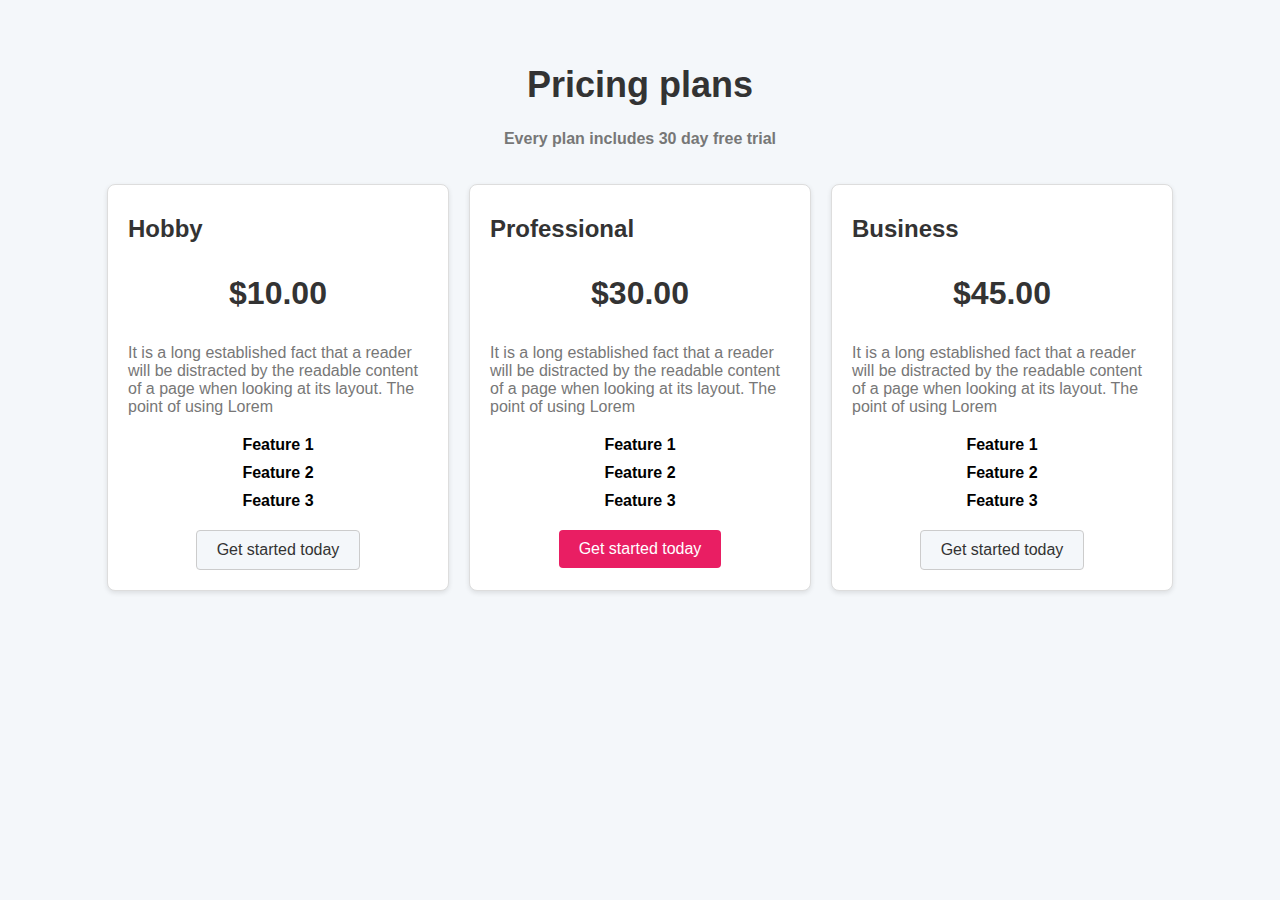
<file: 6.1/index.html>
<!DOCTYPE html>
<html lang="en">
<head>
    <meta charset="UTF-8">
    <meta name="viewport" content="width=device-width, initial-scale=1.0">
    <title>Pricing plan</title>
    <link rel="stylesheet" href="style/style.css">
</head>
<body>
    <div class="container"></div>
        <div class="pricing-header">
            <h1>Pricing plans</h1>
            <p><b>Every plan includes 30 day free trial</b></p>
        </div>

        <div class="pricing-cards">
            <div class="card card-light">
                <h2 class="left-text">Hobby</h2>
                <h3 class="center-text">$10.00</h3>
                <p>It is a long established fact that a reader will be distracted by the readable content of a page when looking at its layout. The point of using Lorem</p>
                <ul class="center-text">
                    <li>Feature 1</li>
                    <li>Feature 2</li>
                    <li>Feature 3</li>
                </ul>
                <div class="center-text">
                    <button>Get started today</button>
                </div>
            </div>

            <div class="card">
                <h2 class="left-text">Professional</h2>
                <h3 class="center-text">$30.00</h3>
                <p>It is a long established fact that a reader will be distracted by the readable content of a page when looking at its layout. The point of using Lorem</p>
                <ul class="center-text">
                    <li>Feature 1</li>
                    <li>Feature 2</li>
                    <li>Feature 3</li>
                </ul>
                <div class="center-text">
                    <button>Get started today</button>
                </div>
            </div>

            <div class="card card-light">
                <h2 class="left-text">Business</h2>
                <h3 class="center-text">$45.00</h3>
                <p>It is a long established fact that a reader will be distracted by the readable content of a page when looking at its layout. The point of using Lorem</p>
                <ul class="center-text">
                    <li>Feature 1</li>
                    <li>Feature 2</li>
                    <li>Feature 3</li>
                </ul>
                <div class="center-text">
                    <button>Get started today</button>
                </div>
            </div>
        </div>
    </div>
</body>
</html>
</file>
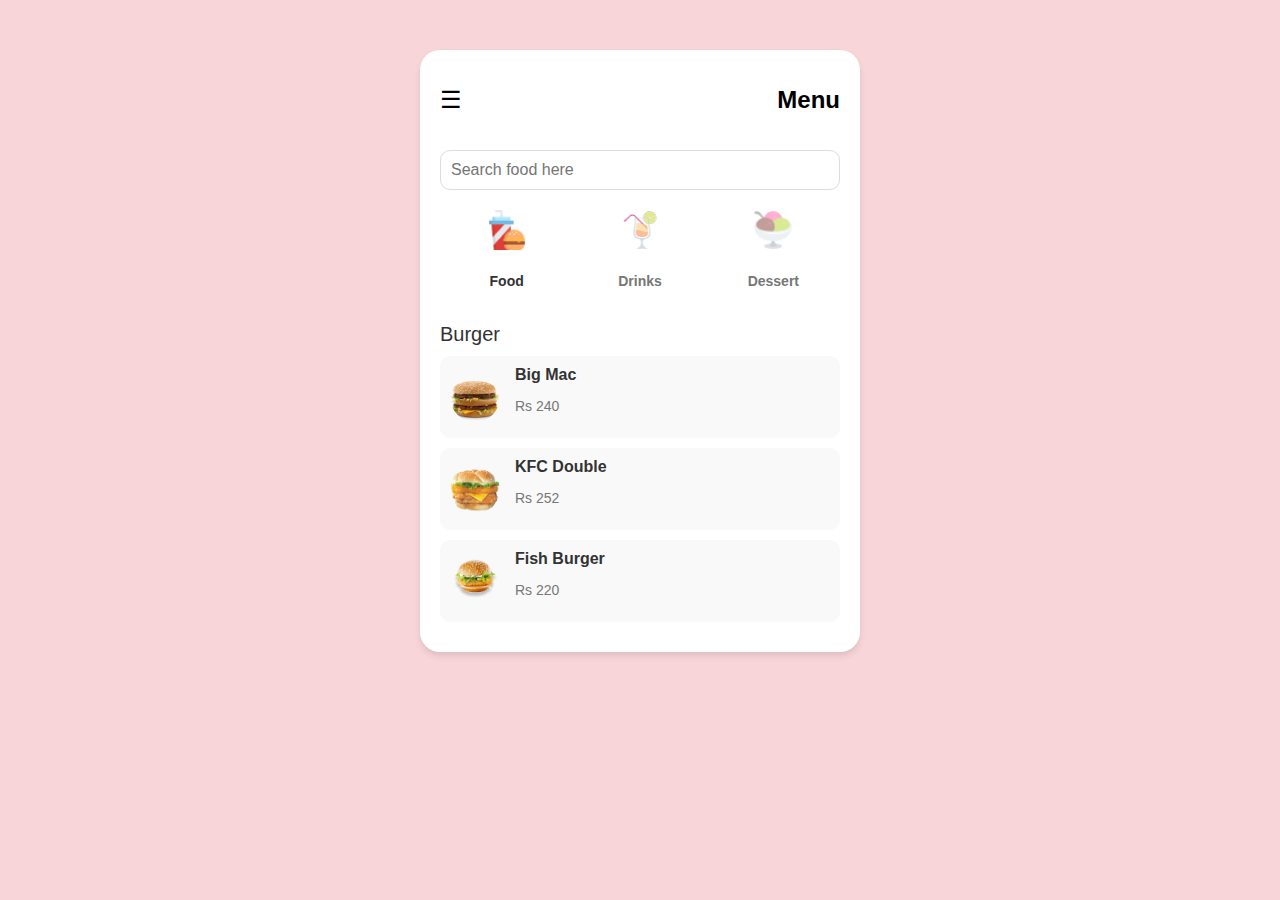
<file: 6.2/index.html>
<!DOCTYPE html>
<html lang="en">
<head>
    <meta charset="UTF-8">
    <meta name="viewport" content="width=device-width, initial-scale=1.0">
    <title>Menu</title>
    <link rel="stylesheet" href="style/style.css">
</head>
<body>
    <div class="container">
        <div class="menu-header">
            <div class="menu-icon">&#9776;</div>
            <h1>Menu</h1>
        </div>
        <div class="search-bar">
            <input type="text" placeholder="Search food here">
        </div>
        <div class="categories">
            <div class="category active">
                <img src="img/food.png" alt="Food Icon">
                <p>Food</p>
            </div>
            <div class="category">
                <img src="img/drinks.png" alt="Drinks Icon">
                <p>Drinks</p>
            </div>
            <div class="category">
                <img src="img/dessert.png" alt="Dessert Icon">
                <p>Dessert</p>
            </div>
        </div>
        <div class="section-title">Burger</div>
        <div class="menu-item">
            <img src="img/b_bigmac.png" alt="Big Mac">
            <div class="item-info">
                <h3>Big Mac</h3>
                <p>Rs 240</p>
            </div>
        </div>
        <div class="menu-item">
            <img src="img/b_kfcdouble.png" alt="KFC Double">
            <div class="item-info">
                <h3>KFC Double</h3>
                <p>Rs 252</p>
            </div>
        </div>
        <div class="menu-item">
            <img src="img/b_fish.png" alt="Fish Burger">
            <div class="item-info">
                <h3>Fish Burger</h3>
                <p>Rs 220</p>
            </div>
        </div>
    </div>
</body>
</html>
</file>
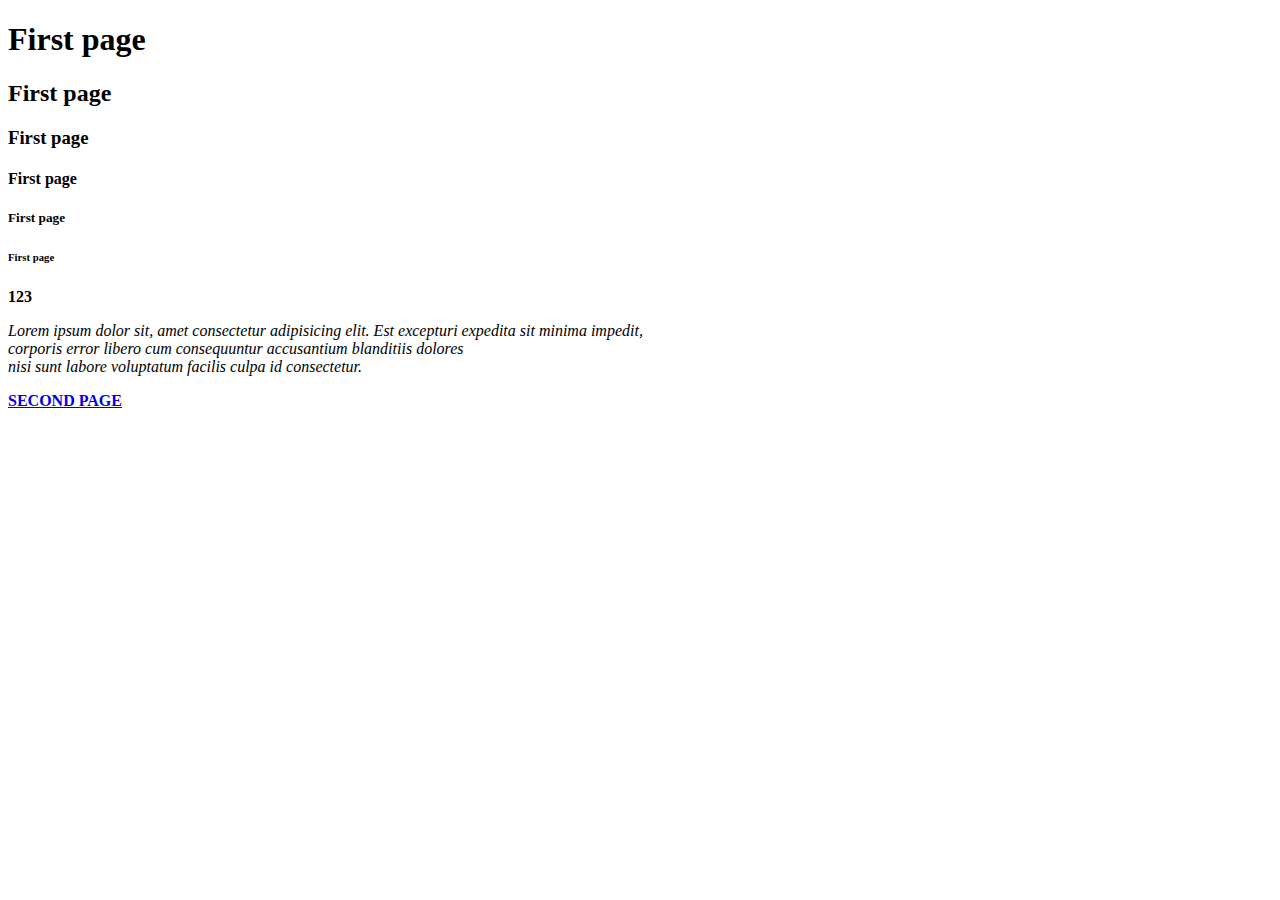
<file: 1/1.html>
<!DOCTYPE html>
<html lang="en">
<head>
    <meta charset="UTF-8">
    <meta name="viewport" content="width=device-width, initial-scale=1.0">
    <title>First page</title> 
</head>
<body>
    <h1>First page</h1>
    <h2>First page</h2>
    <h3>First page</h3>
    <h4>First page</h4>
    <h5>First page</h5>
    <h6>First page</h6>
    <p>
        <strong>123</strong>
    </p>
    <p>
        <em>Lorem ipsum dolor sit, amet consectetur adipisicing elit. Est excepturi expedita sit minima impedit,<br>
         corporis error libero cum consequuntur accusantium blanditiis dolores<br>
          nisi sunt labore voluptatum facilis culpa id consectetur.</em>
    </p>
    <p>
        <a href="2.html" target="_blank"><strong>SECOND PAGE</strong></a>
    </p>
    <p>
        
    </p>
</body>
</html>
</file>
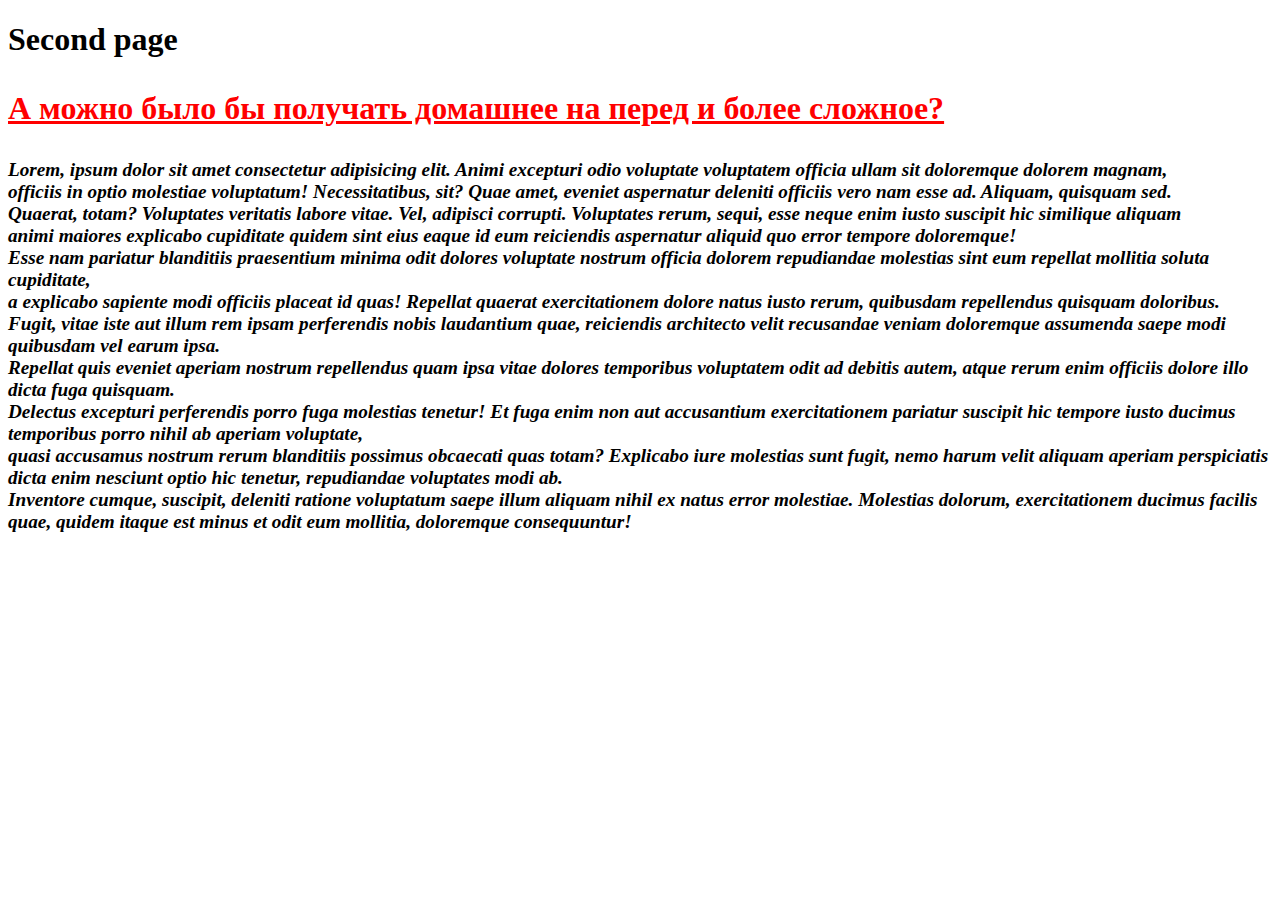
<file: 1/2.html>
<!DOCTYPE html>
<html lang="en">
<head>
    <meta charset="UTF-8">
    <meta name="viewport" content="width=device-width, initial-scale=1.0">
    <title>Second page</title>
    <style>
        p {
            font-size: larger;
            font-weight: bold;
        }
    </style> 
</head>
<body>
    <h1>Second page</h1>
    <p style="font-size: xx-large; color:red"><u><strong>А можно было бы получать домашнее на перед и более сложное?</strong></u></p>
    <p>
        <strong><em>Lorem, ipsum dolor sit amet consectetur adipisicing elit. Animi excepturi odio voluptate voluptatem officia ullam sit doloremque dolorem magnam,<br>
        officiis in optio molestiae voluptatum! Necessitatibus, sit? Quae amet, eveniet aspernatur deleniti officiis vero nam esse ad. Aliquam, quisquam sed.<br>
        Quaerat, totam? Voluptates veritatis labore vitae. Vel, adipisci corrupti. Voluptates rerum, sequi, esse neque enim iusto suscipit hic similique aliquam<br>
        animi maiores explicabo cupiditate quidem sint eius eaque id eum reiciendis aspernatur aliquid quo error tempore doloremque!<br>
        Esse nam pariatur blanditiis praesentium minima odit dolores voluptate nostrum officia dolorem repudiandae molestias sint eum repellat mollitia soluta cupiditate,<br>
        a explicabo sapiente modi officiis placeat id quas! Repellat quaerat exercitationem dolore natus iusto rerum, quibusdam repellendus quisquam doloribus.<br>
        Fugit, vitae iste aut illum rem ipsam perferendis nobis laudantium quae, reiciendis architecto velit recusandae veniam doloremque assumenda saepe modi quibusdam vel earum ipsa.<br>
        Repellat quis eveniet aperiam nostrum repellendus quam ipsa vitae dolores temporibus voluptatem odit ad debitis autem, atque rerum enim officiis dolore illo dicta fuga quisquam.<br>
        Delectus excepturi perferendis porro fuga molestias tenetur! Et fuga enim non aut accusantium exercitationem pariatur suscipit hic tempore iusto ducimus temporibus porro nihil ab aperiam voluptate,<br>
        quasi accusamus nostrum rerum blanditiis possimus obcaecati quas totam? Explicabo iure molestias sunt fugit, nemo harum velit aliquam aperiam perspiciatis dicta enim nesciunt optio hic tenetur, repudiandae voluptates modi ab.<br>
        Inventore cumque, suscipit, deleniti ratione voluptatum saepe illum aliquam nihil ex natus error molestiae. Molestias dolorum, exercitationem ducimus facilis quae, quidem itaque est minus et odit eum mollitia, doloremque consequuntur!</em></strong>
    </p>
</body>
</html>
</file>
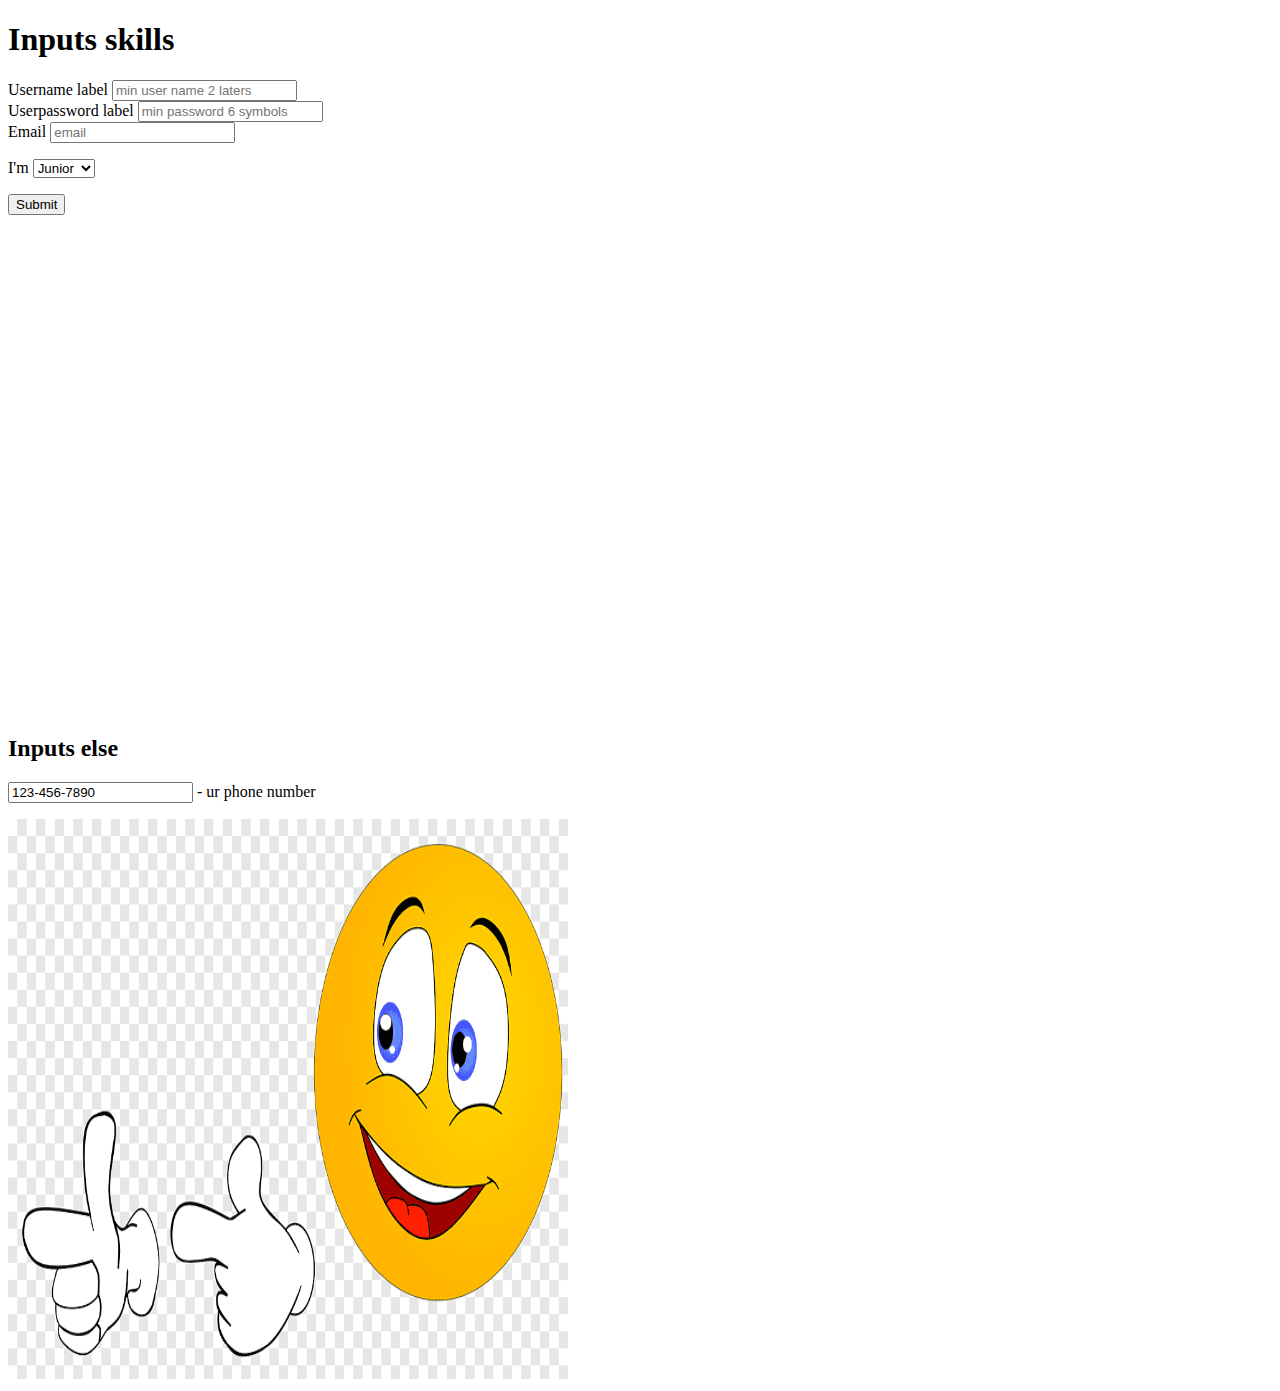
<file: 2/input_usage.html>
<!DOCTYPE html>
<html lang="en">
<head>
    <meta charset="UTF-8">
    <meta name="viewport" content="width=device-width, initial-scale=1.0">
    <title>Использование input-html</title>
</head>
<body>
    <h1><strong>Inputs skills</strong></h1>
    <form action="">
        <div>
            <label for="username">
                Username label
            </label>
            <input id="username" type="text" placeholder="min user name 2 laters">            
        </div>
        <div>
            <label for="userpassword">
                Userpassword label
            </label>
            <input id="userpassword" type="password"  placeholder="min password 6 symbols" required>            
        </div>
        <div>
            <label for="email">
                Email
            </label>
            <input id="email" type="email" placeholder="email" required>
        </div>
        <div>
            <p>
                I'm
                <select id="selectskill">
                    <option value="01">Junior</option>
                    <option value="02">Middle</option>
                    <option value="03">Senior</option>
                    <option value="04">Lead</option>
                </select>
            </p>
        </div>
        <div>
            <button type="submit">Submit</button>
        </div>
        <div style="height: 500px;"></div>
        <h2><strong>Inputs else</strong></h2>
        <div>
            <p><input type="tel" value="123-456-7890"> - ur phone number</p>
            <img width="560" height="560" src="images/smiley.png">
        </div>
    </form>
</body>
</html>
</file>
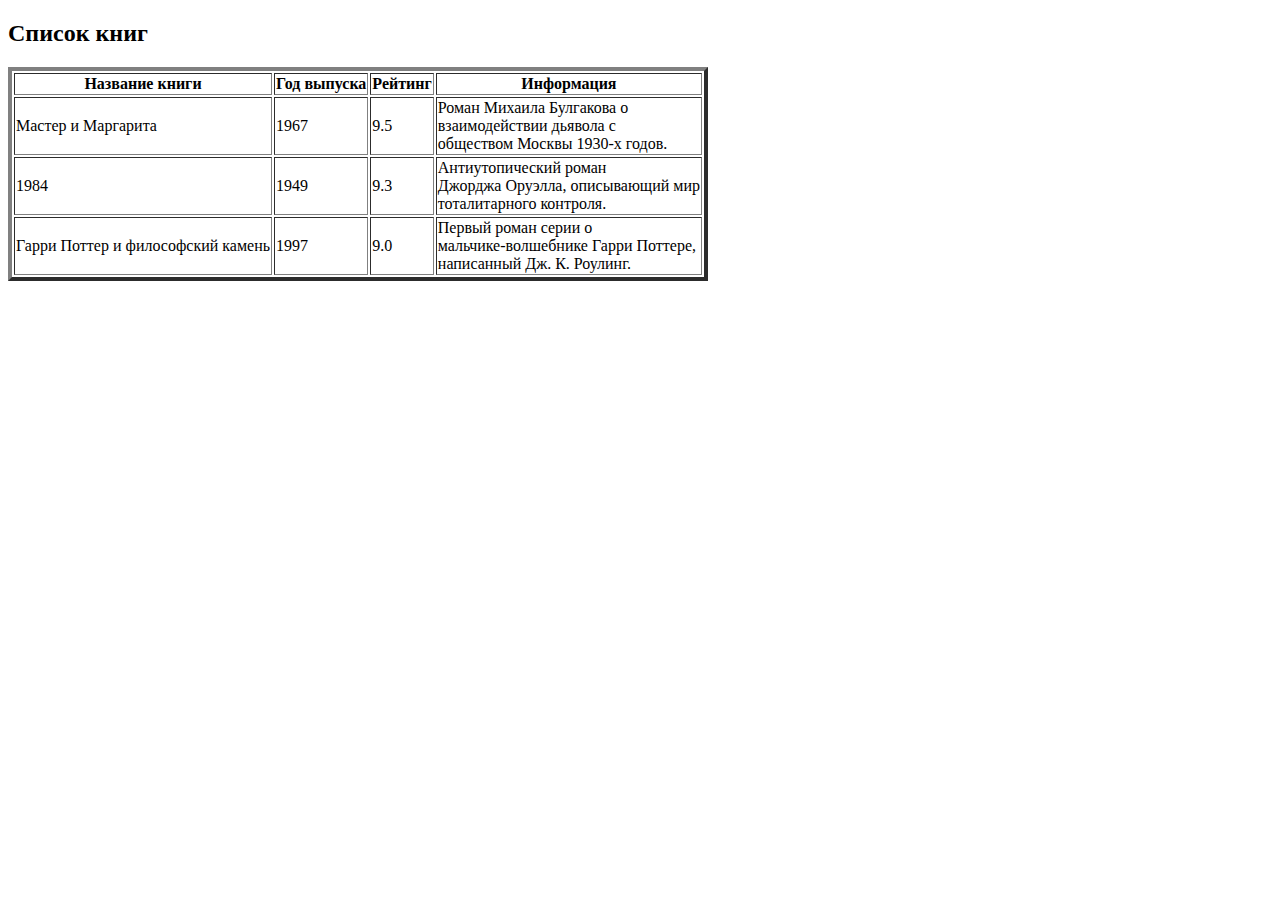
<file: 2/table01.html>
<!DOCTYPE html>
<html lang="en">
<head>
    <meta charset="UTF-8">
    <meta name="viewport" content="width=device-width, initial-scale=1.0">
    <title>Таблица книг</title>
</head>
<body>

    <h2>Список книг</h2>

    <table border="4">
        <thead>
            <tr>
                <th>Название книги</th>
                <th>Год выпуска</th>
                <th>Рейтинг</th>
                <th>Информация</th>
            </tr>
        </thead>
        <tbody>
            <tr>
                <td>Мастер и Маргарита</td>
                <td>1967</td>
                <td>9.5</td>
                <td>Роман Михаила Булгакова о <br>
                    взаимодействии дьявола с <br>
                    обществом Москвы 1930-х годов.</td>
            </tr>
            <tr>
                <td>1984</td>
                <td>1949</td>
                <td>9.3</td>
                <td>Антиутопический роман <br>
                    Джорджа Оруэлла, описывающий мир <br>
                    тоталитарного контроля.</td>
            </tr>
            <tr>
                <td>Гарри Поттер и философский камень</td>
                <td>1997</td>
                <td>9.0</td>
                <td>Первый роман серии о <br>
                    мальчике-волшебнике Гарри Поттере, <br>
                    написанный Дж. К. Роулинг.</td>
            </tr>
        </tbody>
    </table>

</body>
</html>
</file>
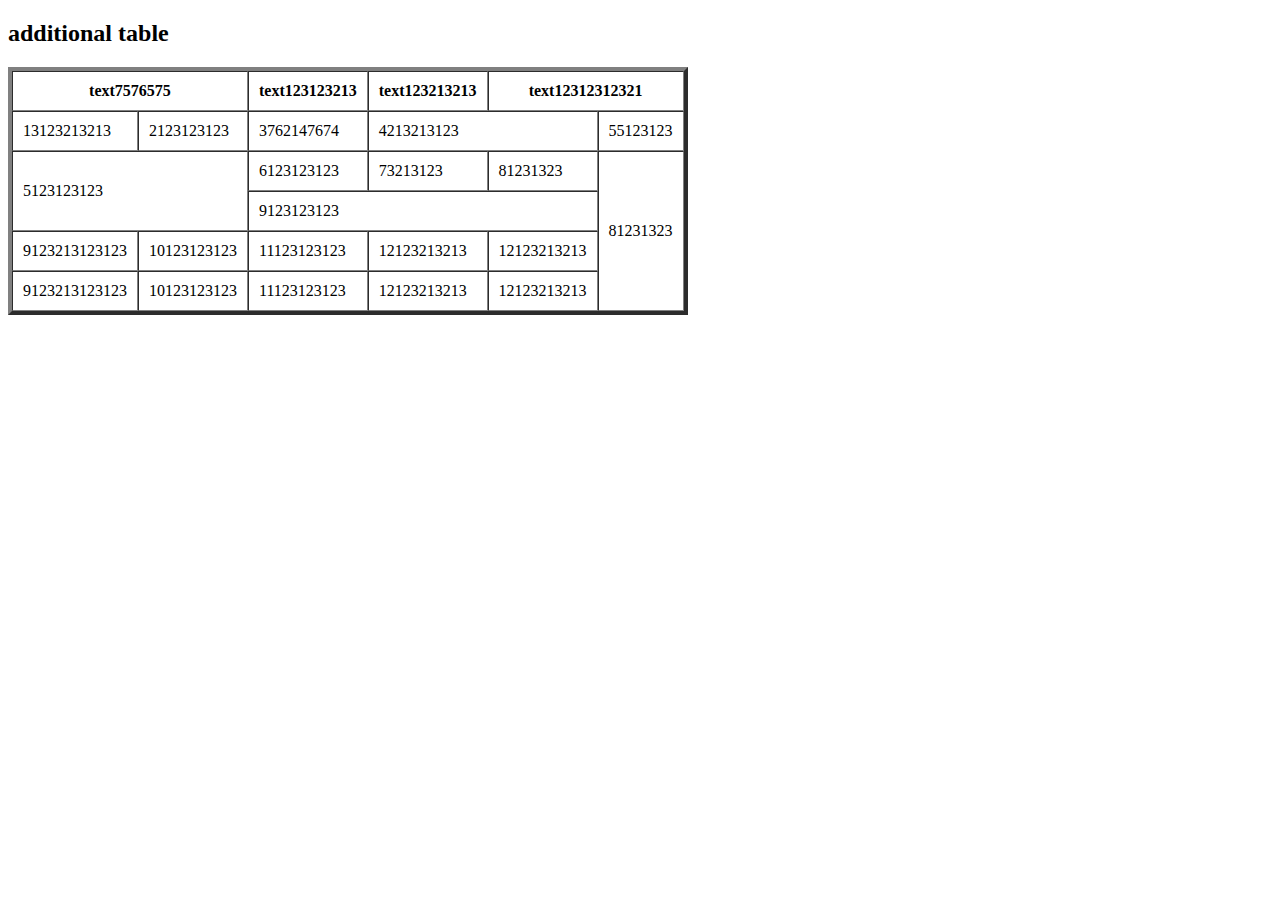
<file: 2/table_additionally.html>
<!DOCTYPE html>
<html lang="en">
<head>
    <meta charset="UTF-8">
    <meta name="viewport" content="width=device-width, initial-scale=1.0">
    <title>additional table</title>
</head>
<body>

    <h2>additional table</h2>

    <table border="4" cellpadding="10" cellspacing="0">
        <thead>
            <tr>
                <th colspan="2">text7576575</th>
                <th>text123123213</th>
                <th>text123213213</th>
                <th colspan="2">text12312312321</th>
            </tr>
            <tr>
                <td>13123213213</td>
                <td>2123123123</td>
                <td>3762147674</td>
                <td colspan="2">4213213123</td>
                <td>55123123</td>
            </tr>
            <tr>
                <td colspan="2" rowspan="2">5123123123</td>
                <td>6123123123</td>
                <td>73213123</td>
                <td>81231323</td>
                <td rowspan="4">81231323</td>
            </tr>
            <tr>
                <td colspan="3">9123123123</td>
            </tr>
            <tr>
                <td>9123213123123</td>
                <td>10123123123</td>
                <td>11123123123</td>
                <td>12123213213</td>
                <td>12123213213</td>
            </tr>
            <tr>
                <td>9123213123123</td>
                <td>10123123123</td>
                <td>11123123123</td>
                <td>12123213213</td>
                <td>12123213213</td>
            </tr>
        </tbody>
    </table>
</body>
</html>
</file>
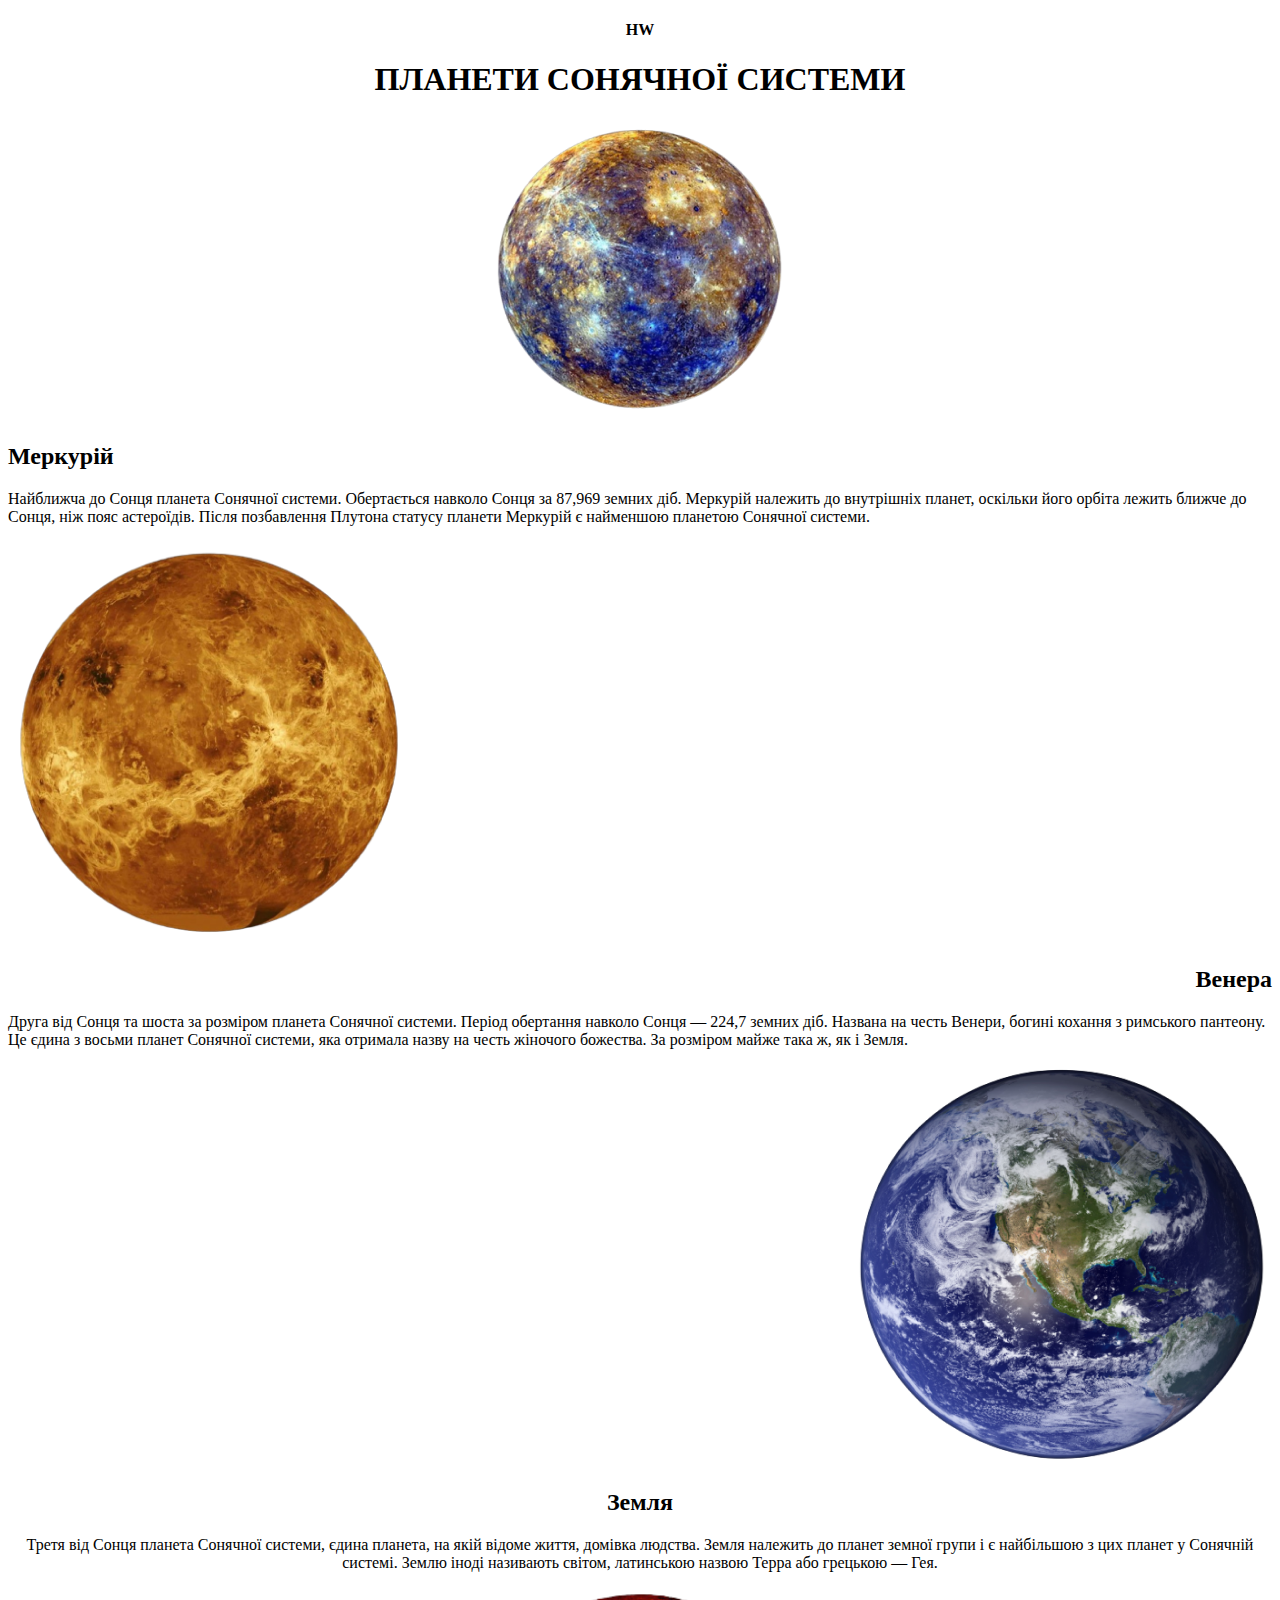
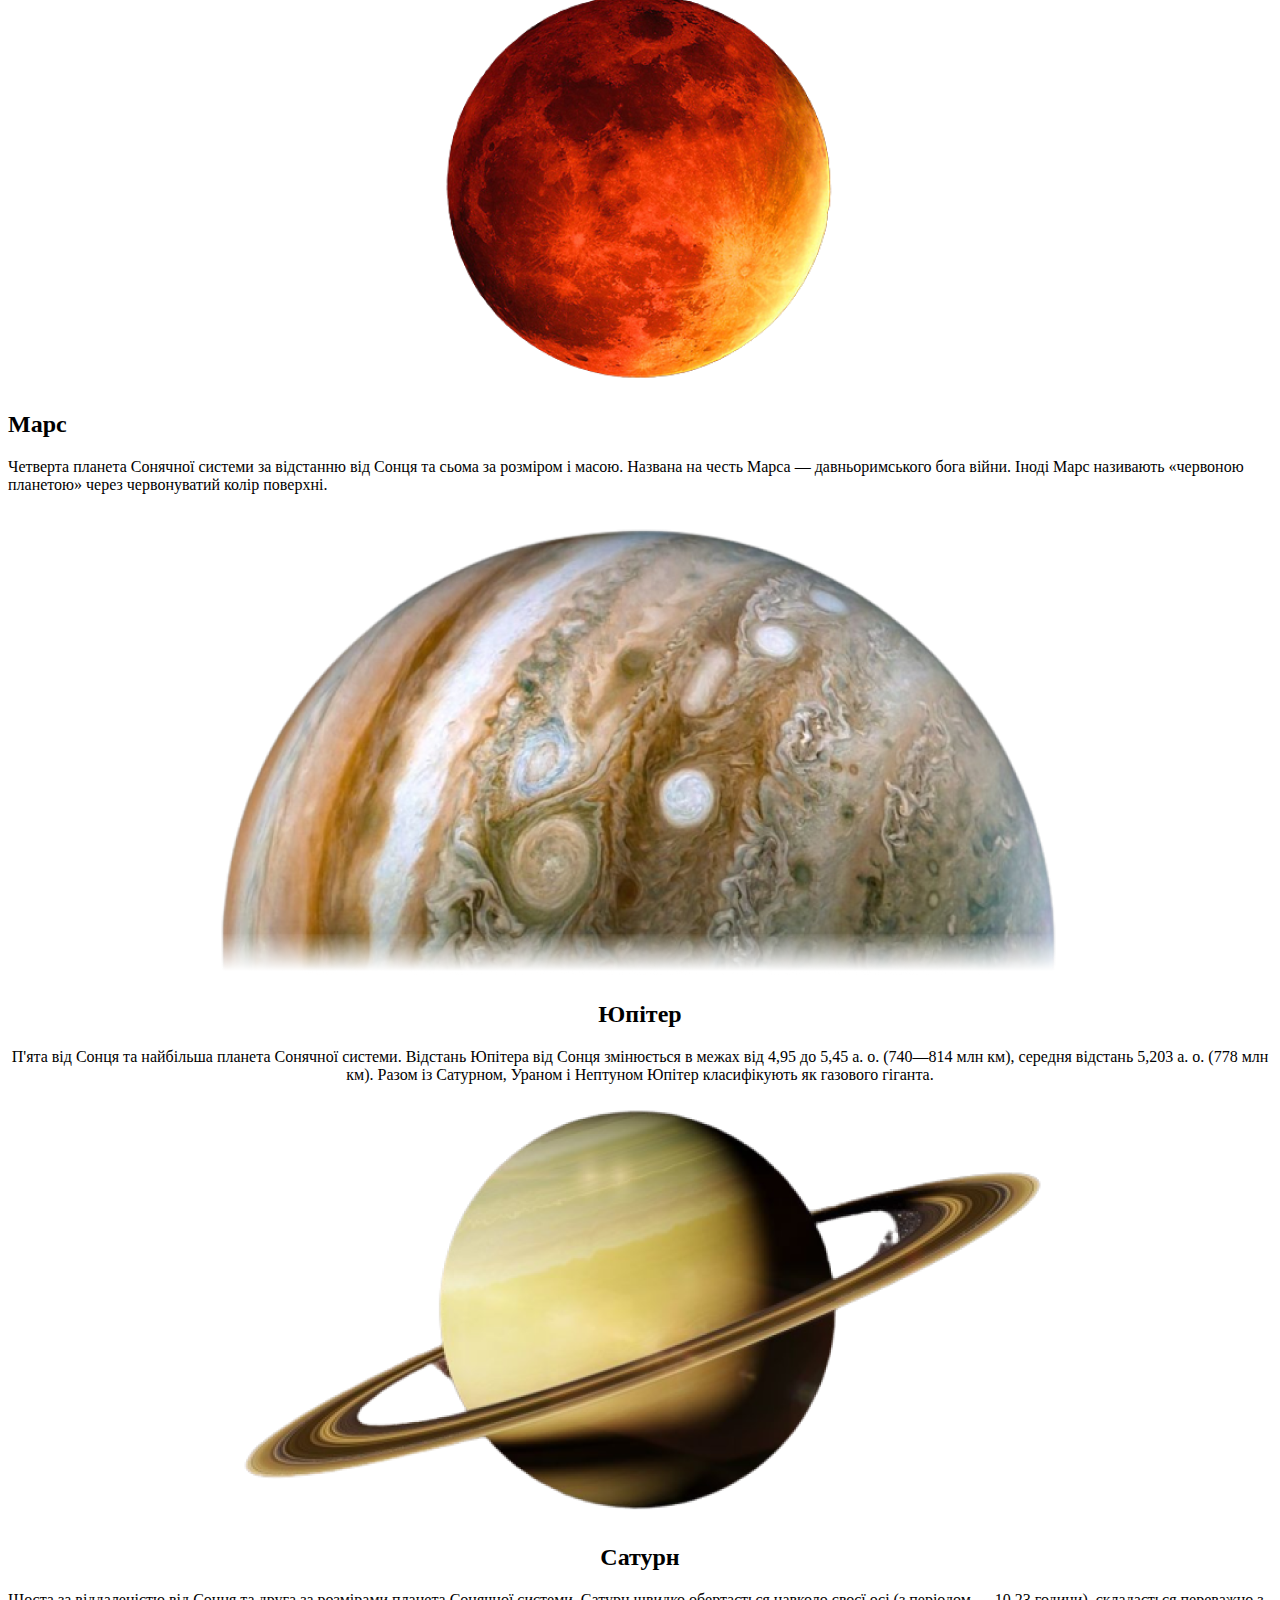
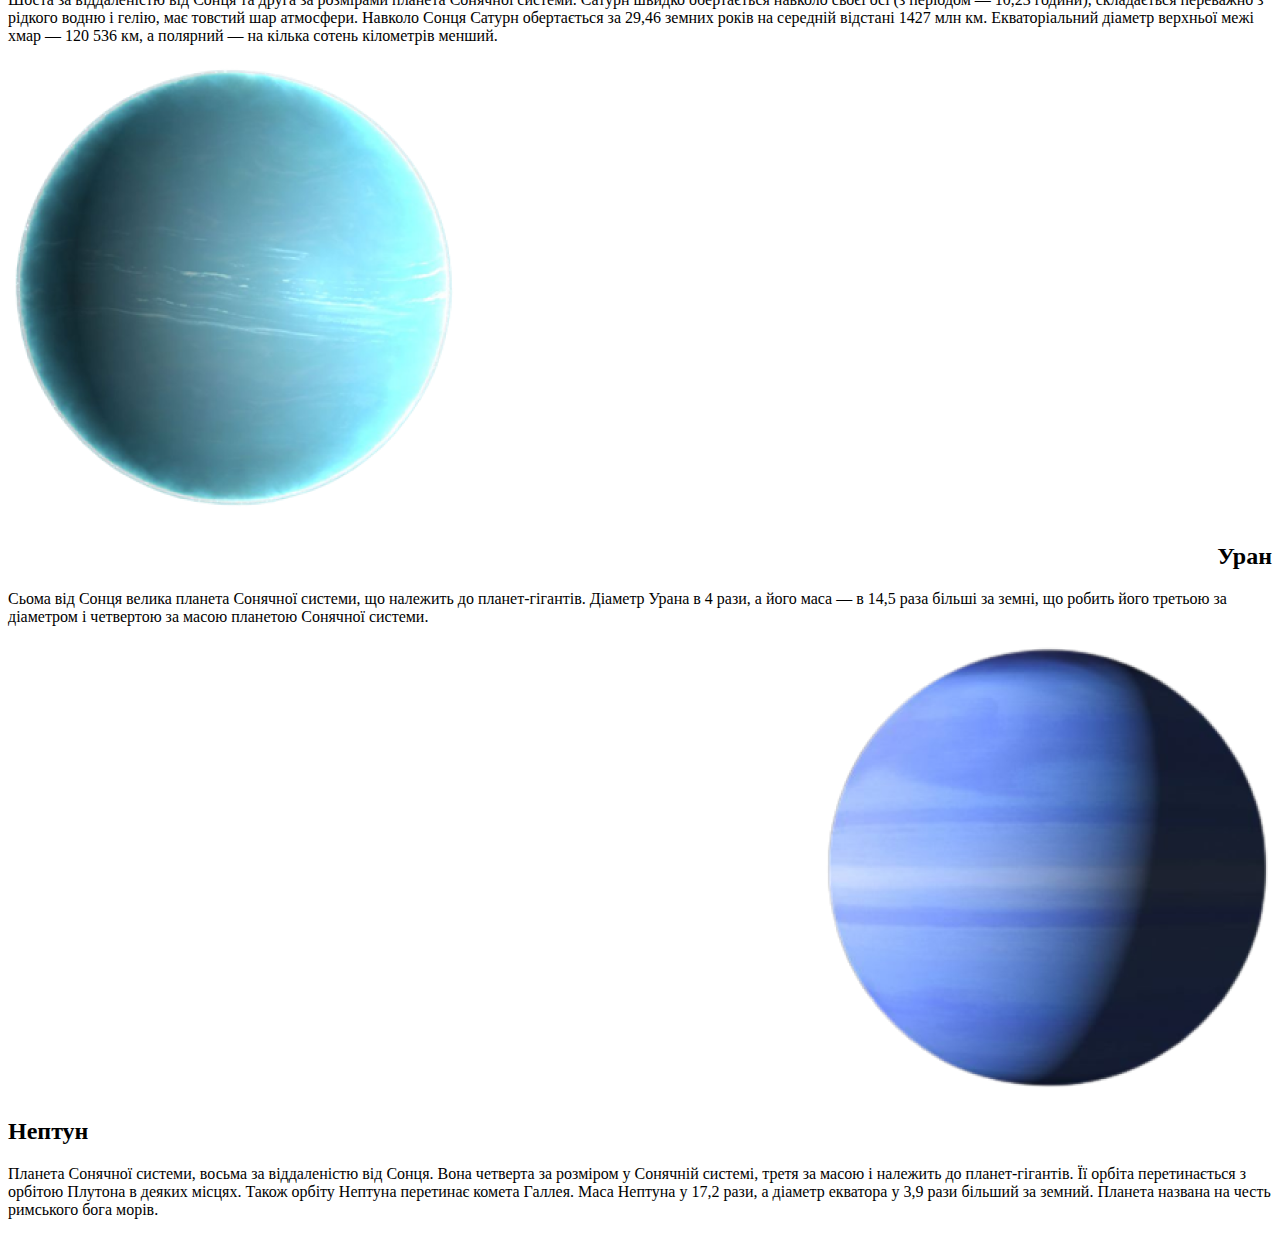
<file: 4/1.html>
<!DOCTYPE html>
<html lang="en">
<head>
    <meta charset="UTF-8">
    <meta name="viewport" content="width=device-width, initial-scale=1.0">
    <title>figma.com test page</title>
    <link rel="stylesheet" href="style/style.css">
</head>
<body>
    <h4 class="center-text">HW</h4>
    <h1 class="center-text">ПЛАНЕТИ СОНЯЧНОЇ СИСТЕМИ</h1>
    <div class="center-text">
        <img src="images/меркурій.png">
    </div>
    <div class="left-text">
        <h2>Меркурій</h2>
        <p>
            Найближча до Сонця планета Сонячної системи. Обертається навколо Сонця за 87,969 земних діб. Меркурій належить до внутрішніх планет, оскільки його орбіта лежить ближче до Сонця, ніж пояс астероїдів. Після позбавлення Плутона статусу планети Меркурій є найменшою планетою Сонячної системи.
        </p>
        <img src="images/венера.png">
    </div>
    <h2 class="right-text">Венера</h2>
    <p class="left-text">
        Друга від Сонця та шоста за розміром планета Сонячної системи. Період обертання навколо Сонця — 224,7 земних діб. Названа на честь Венери, богині кохання з римського пантеону. Це єдина з восьми планет Сонячної системи, яка отримала назву на честь жіночого божества. За розміром майже така ж, як і Земля.
    </p>
    <div class="right-text">
        <img src="images/земля.png">
    </div>
    <div class="center-text">
        <h2>Земля</h2>
        <p>Третя від Сонця планета Сонячної системи, єдина планета, на якій відоме життя, домівка людства. Земля належить до планет земної групи і є найбільшою з цих планет у Сонячній системі. Землю іноді називають світом, латинською назвою Терра або грецькою — Гея.</p>
        <img src="images/марс.png">
    </div>
    <div class="left-text">
        <h2>Марс</h2>
        <p>
            Четверта планета Сонячної системи за відстанню від Сонця та сьома за розміром і масою. Названа на честь Марса — давньоримського бога війни. Іноді Марс називають «червоною планетою» через червонуватий колір поверхні.
        </p>
    </div>
    <div class="center-text">
        <img src="images/юпітер.png">
        <h2>Юпітер</h2>
        <p>
            П'ята від Сонця та найбільша планета Сонячної системи. Відстань Юпітера від Сонця змінюється в межах від 4,95 до 5,45 а. о. (740—814 млн км), середня відстань 5,203 а. о. (778 млн км). Разом із Сатурном, Ураном і Нептуном Юпітер класифікують як газового гіганта.
        </p>
        <img src="images/сатурн.png">
        <h2>Сатурн</h2>
    </div>
    <div class="left-text">
        <p>Шоста за віддаленістю від Сонця та друга за розмірами планета Сонячної системи. Сатурн швидко обертається навколо своєї осі (з періодом — 10,23 години), складається переважно з рідкого водню і гелію, має товстий шар атмосфери. Навколо Сонця Сатурн обертається за 29,46 земних років на середній відстані 1427 млн км. Екваторіальний діаметр верхньої межі хмар — 120 536 км, а полярний — на кілька сотень кілометрів менший.</p>
        <img src="images/уран.png">
    </div>
    <h2 class="right-text">Уран</h2>
    <p class="left-text">
        Сьома від Сонця велика планета Сонячної системи, що належить до планет-гігантів. Діаметр Урана в 4 рази, а його маса — в 14,5 раза більші за земні, що робить його третьою за діаметром і четвертою за масою планетою Сонячної системи.
    </p>
    <div class="right-text">
        <img src="images/нептун.png">
    </div>
    <h2 class="left-text">Нептун</h2>
    <p class="left-text">Планета Сонячної системи, восьма за віддаленістю від Сонця. Вона четверта за розміром у Сонячній системі, третя за масою і належить до планет-гігантів. Її орбіта перетинається з орбітою Плутона в деяких місцях. Також орбіту Нептуна перетинає комета Галлея. Маса Нептуна у 17,2 рази, а діаметр екватора у 3,9 рази більший за земний. Планета названа на честь римського бога морів.</p>
</body>
</html>
</file>
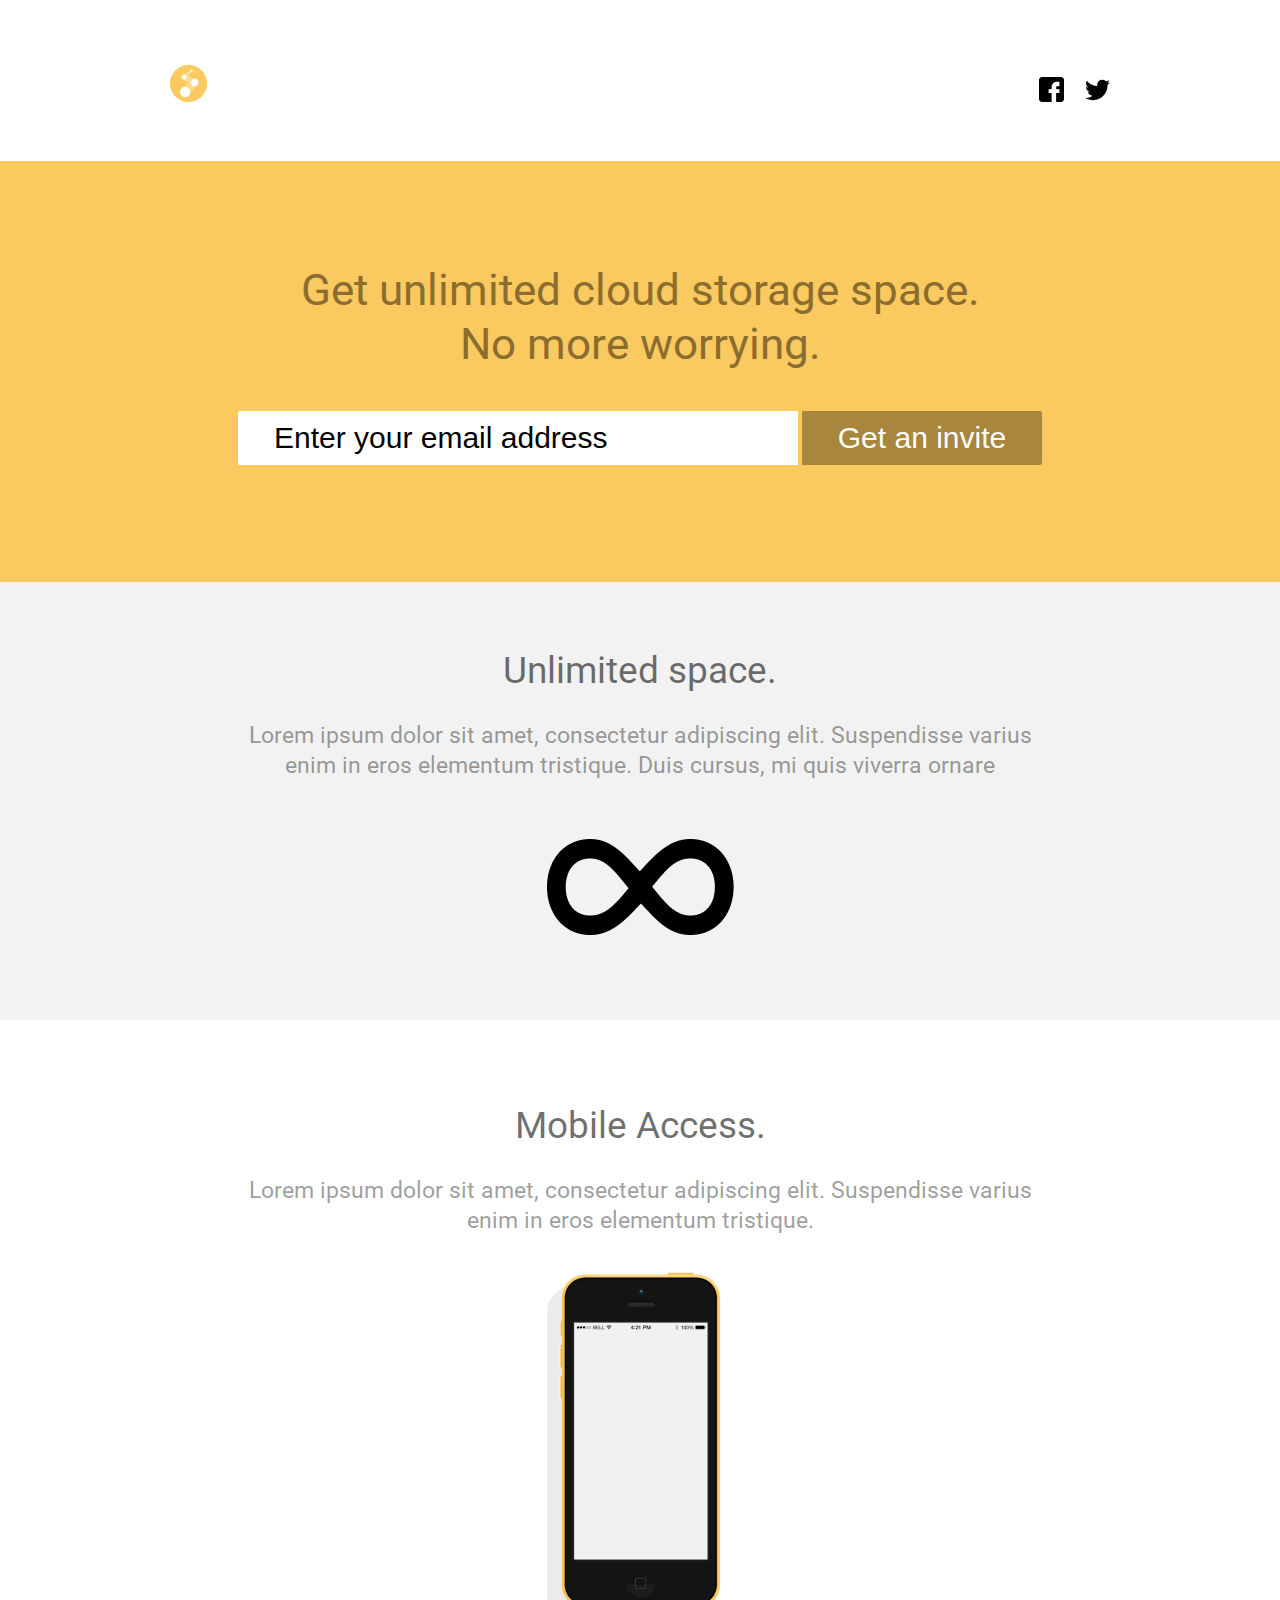
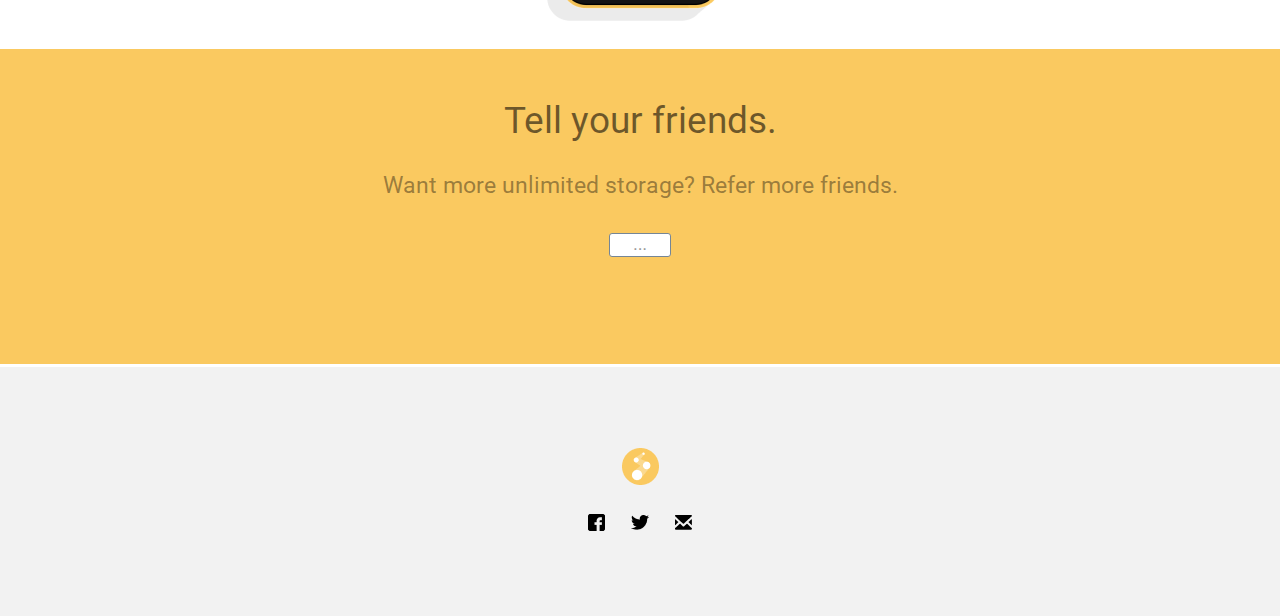
<file: 5/advsite01.html>
<!DOCTYPE html>
<html lang="en">
<head>
    <meta charset="UTF-8">
    <meta name="viewport" content="width=device-width, initial-scale=1.0">
    <title>Document</title>
    <link rel="preconnect" href="https://fonts.googleapis.com">
<link rel="preconnect" href="https://fonts.gstatic.com" crossorigin>
<link href="https://fonts.googleapis.com/css2?family=Roboto:ital,wght@0,100;0,300;0,400;0,500;0,700;0,900;1,100;1,300;1,400;1,500;1,700;1,900&display=swap" rel="stylesheet">
    <link rel="stylesheet" href="style/style.css">
</head>
<body>
    <header>
        <div class="header-container">
            <div class="logo-block">
                <img src="images/toplogo.png" alt="logo">
            </div>
            <div class="social-block">
                <a href="#">
                    <img src="images/fb-icon(1).png" alt="fb">
                </a>
                <a href="#">
                    <img src="images/toptwiter.png" alt="twit">
                </a>
            </div>
        </div>
    </header>
    <section class="form-section">
        <div class="text-container">
            <h1>
                Get unlimited cloud storage space. <br>
                No more worrying.
            </h1>
            <form action="">
                <input type="text" class="input-email" placeholder="Enter your email address">
                <input type="submit" class="iput-submit" value="Get an invite">
            </form>
        </div>
    </section>
    <section class="space">
        <div class="text-container">
            <h3 class="title-element">
                Unlimited space.
            </h3>
            <p class="text-content">
                Lorem ipsum dolor sit amet, consectetur adipiscing elit. Suspendisse varius enim in eros elementum tristique. Duis cursus, mi quis viverra ornare
            </p>
            <div class="space-image-block">
                <img src="images/infinity-icon.png" alt="infinity">
            </div>
            
        </div>

    </section>
    <section class="mobile">
        <div class="text-container">
            <h3 class="title-element">
                Mobile Access.
            </h3>
            <p class="text-content">
                Lorem ipsum dolor sit amet, consectetur adipiscing elit. Suspendisse varius enim in eros elementum tristique.
            </p>
            <div>
                <img src="images/phone.png" alt="phone icon">
            </div>
        </div>

    </section>
    <section class="share">
        <div class="text-container">
            <h3 class="title-element">
                Tell your friends.
            </h3>
            <p class="text-content">
                Want more unlimited storage? Refer more friends.
            </p>
            <div>
                <button>
                    ...
                </button>
            </div>
        </div>

    </section>
    <footer>
        <div class="text-container">
            <img src="images/footerLogo.png" alt="logo">
        </div>
        <div class="link-block">
            <a href="#" target="_blank">
                <img src="images/bottomfb.png" alt="fb">
            </a>
            <a href="#">
                <img src="images/bottomtwiter.png" alt="">
            </a>
            <a href="#">
                <img src="images/envelop.png" alt="">
            </a>
        </div>

    </footer>
</body>
</html>
</file>
<file: 6.1/style/style.css>
body {
    font-family: Arial, sans-serif;
    background-color: #f4f7fa;
    margin: 0;
    padding: 0;
    display: flex;
    flex-direction: column;
    align-items: center;
    justify-content: center;
}

h1, h2 {
    text-align: center;
    color: #333;
}

.left-text{
    text-align: left;
}

.center-text{
    text-align: center;
}

.container {
    max-width: 1200px;
    margin: 20px;
    text-align: center;
}

.pricing-header {
    margin-bottom: 20px;
}

.pricing-header h1 {
    font-size: 36px;
}

.pricing-header p {
    color: #777;
}

.pricing-cards {
    display: flex;
    justify-content: space-around;
    gap: 20px;
}

.card {
    background-color: white;
    border: 1px solid #ddd;
    border-radius: 8px;
    padding: 20px;
    width: 300px;
    box-shadow: 0 2px 5px rgba(0, 0, 0, 0.1);
}

.card h2 {
    margin: 10px 0;
    font-size: 24px;
}

.card h3 {
    font-size: 32px;
    color: #333;
}

.card p {
    color: #777;
    margin: 15px 0;
}

.card ul {
    list-style: none;
    padding: 0;
    margin: 20px 0;
}

.card ul li {
    margin: 10px 0;
    font-weight: bold;
}

.card button {
    background-color: #e91e63;
    color: white;
    padding: 10px 20px;
    border: none;
    border-radius: 4px;
    cursor: pointer;
    font-size: 16px;
}

.card button:hover {
    background-color: #d81b60;
}

.card-light button {
    background-color: #f4f7fa;
    color: #333;
    border: 1px solid #ccc;
}

.card-light button:hover {
    background-color: #e0e0e0;
}
</file>
<file: 6.2/style/style.css>
body {
    font-family: 'Arial', sans-serif;
    margin: 0;
    padding: 0;
    background-color: #f8d5d8;
}
.container {
    max-width: 400px;
    margin: 50px auto;
    background-color: #fff;
    border-radius: 20px;
    padding: 20px;
    box-shadow: 0 4px 6px rgba(0, 0, 0, 0.1);
}
.menu-header {
    display: flex;
    align-items: center;
    justify-content: space-between;
}
.menu-header h1 {
    font-size: 24px;
    font-weight: bold;
}
.menu-header .menu-icon {
    font-size: 24px;
    cursor: pointer;
}
.search-bar {
    margin: 20px 0;
    display: flex;
}
.search-bar input {
    width: 100%;
    padding: 10px;
    border-radius: 10px;
    border: 1px solid #ddd;
    font-size: 16px;
}
.categories {
    display: flex;
    justify-content: space-between;
    margin-bottom: 20px;
}
.category {
    text-align: center;
    flex: 1;
    cursor: pointer;
}
.category img {
    width: 40px;
    height: 40px;
    margin-bottom: 5px;
}
.category p {
    font-size: 14px;
    color: #777;
    font-weight: bold;
}
.category.active p {
    color: #333;
}
.section-title {
    font-size: 20px;
    color: #333;
    margin-bottom: 10px;
}
.menu-item {
    display: flex;
    justify-content: space-between;
    align-items: center;
    background-color: #f9f9f9;
    padding: 10px;
    border-radius: 10px;
    margin-bottom: 10px;
}
.menu-item img {
    width: 50px;
    height: 50px;
    border-radius: 50%;
}
.menu-item .item-info {
    flex: 1;
    margin-left: 15px;
}
.menu-item .item-info h3 {
    font-size: 16px;
    margin: 0;
    font-weight: bold;
    color: #333;
}
.menu-item .item-info p {
    font-size: 14px;
    color: #777;
}
.menu-item .price {
    font-size: 16px;
    font-weight: bold;
    color: #ff5722;
}
</file>
<file: 4/style/style.css>
.center-text{
    text-align: center;
}
.left-text{
    text-align: left;
}
.right-text{
    text-align: right;
}
</file>
<file: 5/style/style.css>
*{
    box-sizing: border-box;
}
body{
    margin: 0;
    font-family: "Roboto", system-ui;
    font-weight: 400;
    font-style: normal;
    background-color: white;
}
header{
    padding-top: 65px;
    padding-bottom: 59px;
}
.header-container{
    max-width: 940px;
    margin: 0 auto;
    font-size: 0;
}
.logo-block,
.social-block{
    width: 470px;
    display: inline-block;
}
.social-block{
    text-align: right;
}
.social-block a{
    display: inline-block;
    margin-left: 21px;
}
.text-container{
    max-width: 810px;
    margin: 0 auto;
    text-align: center;
}

.title-element{
    color: rgba(0, 0, 0, 0.56);
    font-size: 37px;
    font-weight: 400;
    line-height: 36px;
    text-align: center;
    margin-bottom: 32px;
    margin-top: 0;
}
.text-content{
    color: rgba(0, 0, 0, 0.4);
    font-size: 23px;
    font-weight: 400;
    line-height: 30px;
    margin-top: 0;
    margin-bottom: 32px;
}

.form-section{
    padding-top: 102px;
    background: rgb(250, 201, 96);
}
.form-section h1{
    color: rgb(138, 109, 47);
    font-size: 44px;
    font-weight: 400;
    line-height: 54px;
    margin-bottom: 40px;
    margin-top: 0;
}
.form-section input{
    display: inline-block;

}
.form-section form{
    padding-bottom: 117px;

}
.input-email,
.iput-submit{
    border: none;
    font-size: 30px;
}
.input-email{
    padding: 0 36px;
    width: 560px;
    height: 54px;
    border-radius: 2px 0px 0px 2px;
    background: rgb(255, 255, 255);
    color: rgb(246, 132, 10);
}
.input-email::placeholder{
    color: rgb(0, 0, 0);
}
.iput-submit{
    border-radius: 0px 2px 2px 0px;
    background: rgb(168, 134, 61);
    width: 240px;
    height: 54px;
    text-align: center;
    color: white;
}
.space{
    padding-top: 71px;
    padding-bottom: 81px;
    background: rgb(242, 242, 242);
}
.space-image-block{
    padding-top: 26px;
}
.mobile{
    padding-top: 88px;
    padding-bottom: 21px;
}
.share{
    padding-top: 54px;
    padding-bottom: 107px;
    background: rgb(250, 201, 96);
    border-bottom: 3px solid rgb(255, 255, 255);
}
.share button{
    color: rgb(153, 153, 153);
    font-size: 17px;
    font-weight: 400;
    line-height: 22px;
    text-align: center;
    box-sizing: border-box;
    border: 1px solid rgb(117, 134, 150);
    border-radius: 3px;
    background: rgb(255, 255, 255);
    padding: 0 23px;
}
footer{
    padding: 81px 0;
    background: rgb(242, 242, 242);
}
.link-block{
    padding-top: 24px;
    text-align: center;
}
.link-block a{
    display: inline-block;
    text-decoration: none;
    margin-right: 22px;
}
.link-block a:last-child{
    margin-right: 0;
}
</file>
